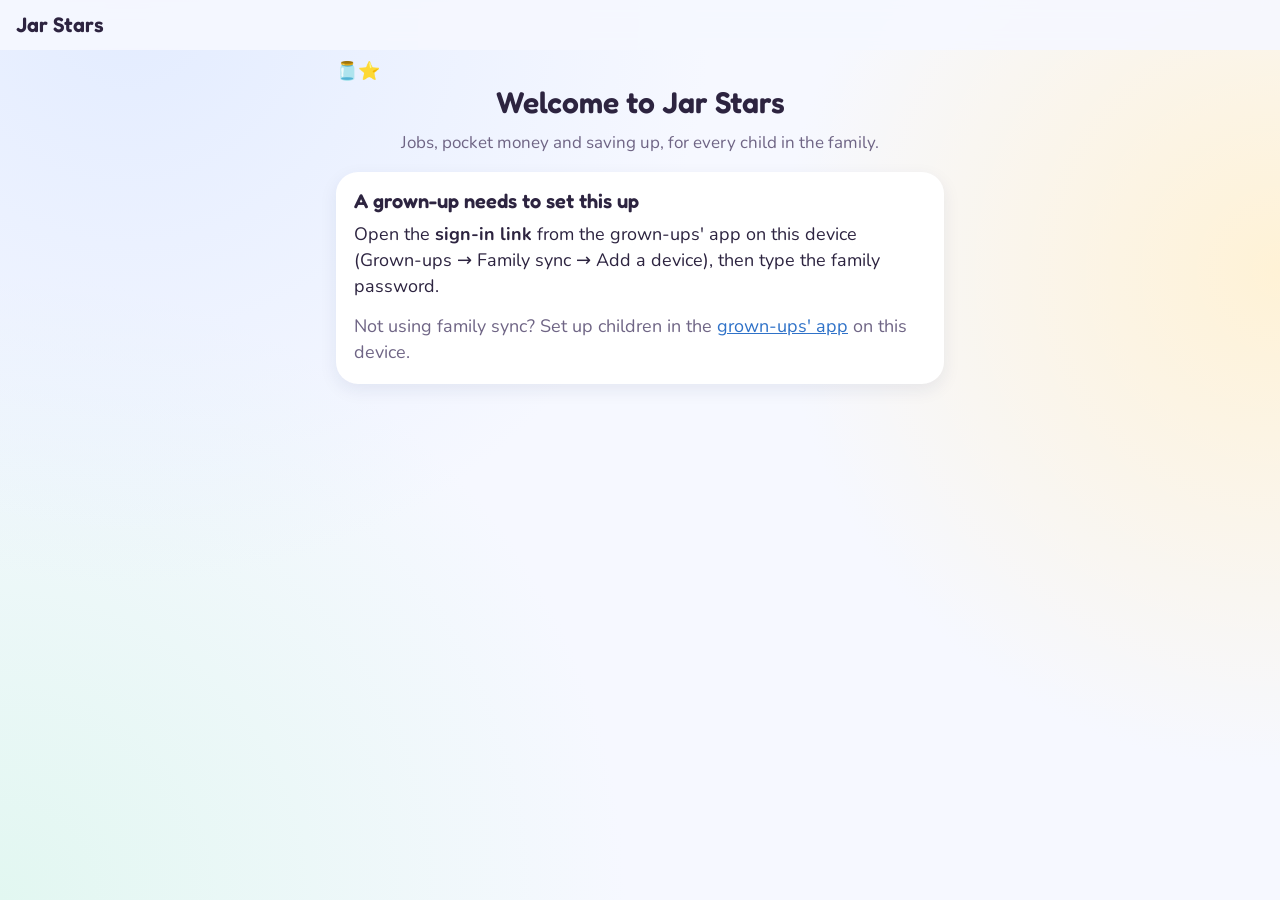
<file: index.html>
<!doctype html>
<html lang="en-GB">
<head>
  <meta charset="utf-8">
  <meta name="viewport" content="width=device-width, initial-scale=1, viewport-fit=cover">
  <title>Jar Stars</title>
  <meta name="description" content="Pocket money, jobs and savings for brothers and sisters, on one family tablet.">
  <meta name="theme-color" content="#f6f8ff">
  <link rel="manifest" href="manifest.webmanifest">
  <link rel="icon" href="icon.svg" type="image/svg+xml">
  <link rel="apple-touch-icon" href="icon.svg">
  <meta name="apple-mobile-web-app-capable" content="yes">
  <link rel="preconnect" href="https://fonts.googleapis.com">
  <link rel="preconnect" href="https://fonts.gstatic.com" crossorigin>
  <link href="https://fonts.googleapis.com/css2?family=Fredoka:wght@500;600&family=Nunito:wght@400;600;700;800&display=swap" rel="stylesheet">
  <link rel="stylesheet" href="style.css">
</head>
<body class="t-home">
  <header id="topbar">
    <button id="back" class="back" aria-label="Back" hidden>←</button>
    <div id="title" class="title"></div>
    <a id="starbox" class="stars" href="#/pet" aria-label="My stars and pet" hidden>⭐ <span id="starcount">0</span></a>
    <span id="sync" class="syncdot" hidden></span>
    <a id="who" class="whobtn" href="#/who" aria-label="Switch to someone else" hidden></a>
  </header>
  <main id="app"></main>
  <div id="toast" role="status" aria-live="polite"></div>
  <script>window.CLIENT = 'kids';</script>
  <script src="content.js"></script>
  <script src="sync.js"></script>
  <script src="app.js"></script>
</body>
</html>
</file>
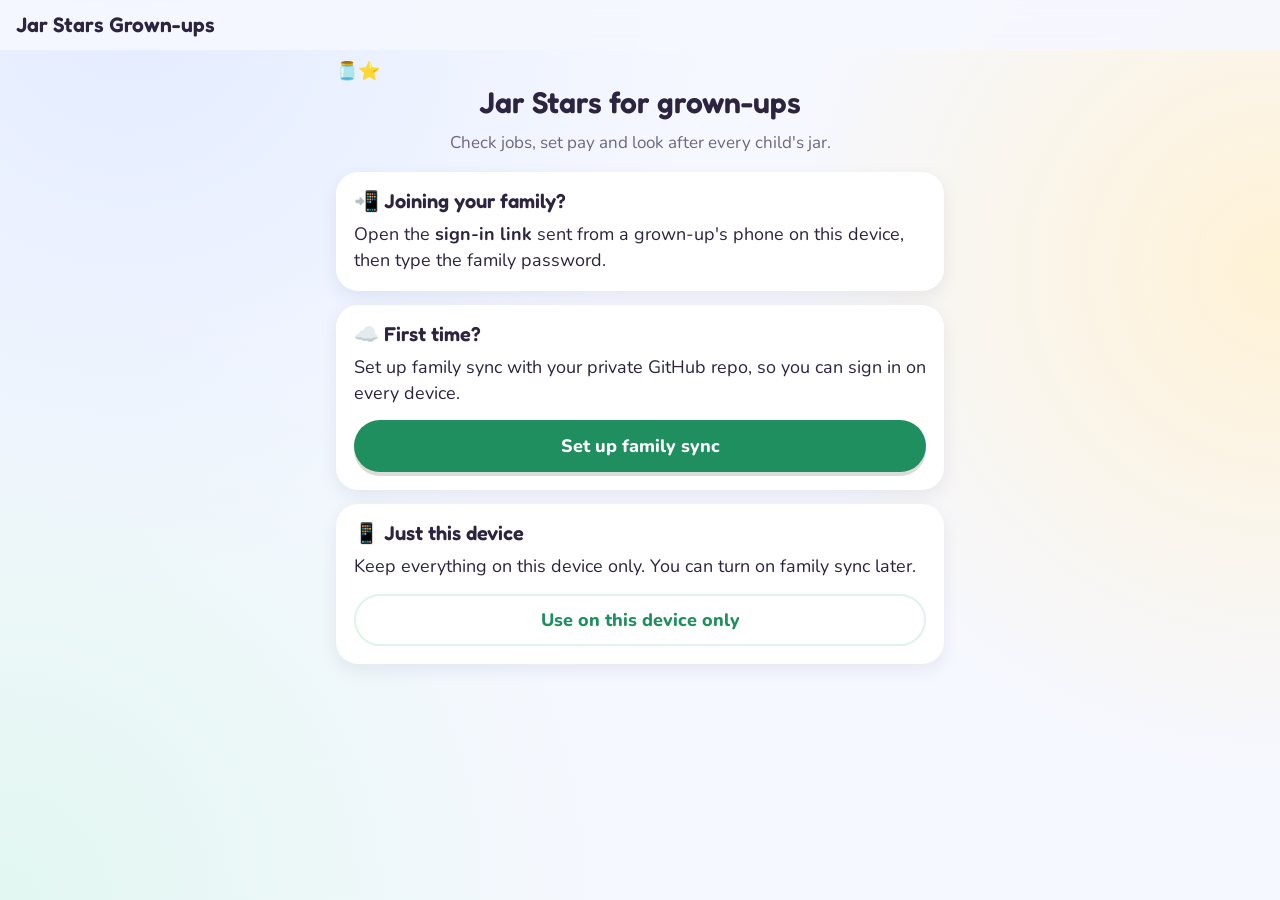
<file: grownups.html>
<!doctype html>
<html lang="en-GB">
<head>
  <meta charset="utf-8">
  <meta name="viewport" content="width=device-width, initial-scale=1, viewport-fit=cover">
  <title>Jar Stars Grown-ups</title>
  <meta name="description" content="Check jobs, set pay and look after every child's jar.">
  <meta name="theme-color" content="#f6f8ff">
  <link rel="manifest" href="grownups.webmanifest">
  <link rel="icon" href="icon.svg" type="image/svg+xml">
  <link rel="apple-touch-icon" href="icon.svg">
  <meta name="apple-mobile-web-app-capable" content="yes">
  <link rel="preconnect" href="https://fonts.googleapis.com">
  <link rel="preconnect" href="https://fonts.gstatic.com" crossorigin>
  <link href="https://fonts.googleapis.com/css2?family=Fredoka:wght@500;600&family=Nunito:wght@400;600;700;800&display=swap" rel="stylesheet">
  <link rel="stylesheet" href="style.css">
</head>
<body class="t-home">
  <header id="topbar">
    <button id="back" class="back" aria-label="Back" hidden>←</button>
    <div id="title" class="title"></div>
    <a id="starbox" class="stars" href="#/pet" aria-label="My stars and pet" hidden>⭐ <span id="starcount">0</span></a>
    <span id="sync" class="syncdot" hidden></span>
    <a id="who" class="whobtn" href="#/who" aria-label="Switch to someone else" hidden></a>
  </header>
  <main id="app"></main>
  <div id="toast" role="status" aria-live="polite"></div>
  <script>window.CLIENT = 'adults';</script>
  <script src="content.js"></script>
  <script src="sync.js"></script>
  <script src="app.js"></script>
</body>
</html>
</file>
<file: style.css>
:root{
  --bg:#f6f8ff; --ink:#2d2440; --muted:#6f6585; --card:#ffffff; --line:#e4e8f4;
  --brave:#f2614f; --brave-soft:#ffe6e1;
  --calm:#1f9e91; --calm-soft:#d9f4f0;
  --goals:#e09400; --goals-soft:#fff1cf;
  --friends:#7c4ddb; --friends-soft:#ede5ff;
  --accent:#7c4ddb; --accent-soft:#ede5ff;
  --good:#1f8f5f; --good-soft:#dcf5e8;
  --bad:#d6404a; --bad-soft:#ffe3e3;
  --ok:#b87400; --ok-soft:#fff1cf;
  --r:22px; --shadow:0 6px 18px rgba(30,40,90,.08);
  --kid:#2f72c8; --kid-soft:#e1edfb;
}
body.t-home{--accent:var(--kid);--accent-soft:var(--kid-soft)}
body.t-money{--accent:#1f8f5f;--accent-soft:#dcf5e8}
body.t-week{--accent:#2f72c8;--accent-soft:#e1edfb}
body.t-friends{--accent:var(--friends);--accent-soft:var(--friends-soft)}

*{box-sizing:border-box}
[hidden]{display:none!important}
html,body{margin:0}
body{
  font-family:'Nunito',system-ui,-apple-system,sans-serif; background:var(--bg); color:var(--ink);
  font-size:18px; line-height:1.45; -webkit-tap-highlight-color:transparent; min-height:100vh;
  background-image:
    radial-gradient(circle at 10% 0%, #e3ecff 0, transparent 40%),
    radial-gradient(circle at 100% 30%, #fff2d6 0, transparent 35%),
    radial-gradient(circle at 0% 100%, #e2f7f1 0, transparent 40%);
  background-attachment:fixed;
}
h1,h2,h3{font-family:'Fredoka','Nunito',sans-serif;font-weight:600;line-height:1.15;margin:0 0 .4em}
h1{font-size:30px} h2{font-size:24px} h3{font-size:20px}
p{margin:0 0 .8em}
a{color:var(--accent)}
.muted{color:var(--muted)}
.center{text-align:center}

#topbar{
  position:sticky; top:0; z-index:10; display:flex; align-items:center; gap:10px;
  padding:10px 16px; padding-top:calc(10px + env(safe-area-inset-top));
  background:rgba(246,248,255,.9); backdrop-filter:blur(8px); -webkit-backdrop-filter:blur(8px);
}
.back{width:46px;height:46px;border-radius:50%;border:0;background:#fff;font-size:24px;font-weight:800;color:var(--ink);box-shadow:var(--shadow);cursor:pointer;flex:none}
.title{flex:1;font-family:'Fredoka',sans-serif;font-size:21px;font-weight:600;white-space:nowrap;overflow:hidden;text-overflow:ellipsis}
.stars{background:#fff;border-radius:999px;padding:7px 14px;font-weight:800;box-shadow:var(--shadow);text-decoration:none;color:var(--ink);flex:none}
.stars.bump{animation:bump .5s}
@keyframes bump{50%{transform:scale(1.25)}}

main{max-width:640px;margin:0 auto;padding:8px 16px 56px}

.card{background:var(--card);border-radius:var(--r);padding:18px;box-shadow:var(--shadow);margin:0 0 14px}
.card.soft{background:var(--accent-soft);box-shadow:none}
.intro{font-size:17px;color:var(--muted);margin:2px 2px 16px}

.btn{
  display:inline-flex;align-items:center;justify-content:center;gap:8px;min-height:52px;padding:12px 22px;
  border-radius:999px;border:0;background:var(--accent);color:#fff;font:800 18px 'Nunito',sans-serif;
  cursor:pointer;text-decoration:none;box-shadow:0 4px 0 rgba(0,0,0,.14);
}
.btn:active{transform:translateY(2px);box-shadow:0 2px 0 rgba(0,0,0,.14)}
.btn.ghost{background:#fff;color:var(--accent);border:2px solid var(--accent-soft);box-shadow:none}
.btn.block{width:100%}
.btn[disabled]{opacity:.45;pointer-events:none}
.row{display:flex;gap:10px;flex-wrap:wrap}
.row > .btn{flex:1}
.stack > * + *{margin-top:12px}

/* Home */
.hello{display:flex;align-items:center;gap:14px;margin:6px 0 16px}
.hello p{margin:0;color:var(--muted)}
.avatar{width:64px;height:64px;border-radius:50%;background:var(--kid-soft);border:3px solid var(--kid);display:grid;place-items:center;font-size:38px;box-shadow:var(--shadow);flex:none}
.small-link{display:block;text-align:center;margin-top:24px;color:var(--muted);font-weight:700;font-size:16px}

/* Tool list */
.tool{display:flex;align-items:center;gap:14px;background:#fff;border-radius:20px;padding:14px 16px;margin-bottom:12px;text-decoration:none;color:inherit;box-shadow:var(--shadow)}
.tool .ic{width:56px;height:56px;border-radius:16px;background:var(--accent-soft);display:grid;place-items:center;font-size:30px;flex:none}
.tool b{display:block;font-size:18px}
.tool small{color:var(--muted);font-size:15px;display:block;line-height:1.3}
.tool .tick{margin-left:auto;font-size:20px}

/* Chips & options */
.chips{display:grid;grid-template-columns:repeat(3,1fr);gap:10px}
.chip{border:2px solid var(--line);background:#fff;border-radius:18px;padding:12px 6px;font:700 15px 'Nunito',sans-serif;color:var(--ink);display:flex;flex-direction:column;align-items:center;gap:4px;cursor:pointer;text-align:center;line-height:1.2}
.chip .e{font-size:30px}
.chip.on{border-color:var(--accent);background:var(--accent-soft)}
.option{display:block;width:100%;text-align:left;background:#fff;border:2px solid var(--line);border-radius:18px;padding:14px 16px;margin-bottom:10px;font:700 17px 'Nunito',sans-serif;color:var(--ink);cursor:pointer;min-height:56px}
.option.right{border-color:var(--good);background:var(--good-soft)}
.option.wrong{border-color:var(--bad);background:var(--bad-soft)}
.option.dim{opacity:.6}
.option .tag{display:block;font-size:14px;font-weight:800;margin-top:4px}
.feedback{border-radius:18px;padding:14px 16px;margin:12px 0}
.feedback.good{background:var(--good-soft)}
.feedback.ok{background:var(--ok-soft)}
.feedback.bad{background:var(--bad-soft)}
.pill{display:inline-block;background:var(--accent-soft);color:var(--accent);border-radius:999px;padding:4px 12px;font-weight:800;font-size:14px;margin-bottom:8px}
.examples{display:flex;flex-wrap:wrap;gap:8px;margin:10px 0}
.examples button{border:0;background:var(--accent-soft);color:var(--ink);border-radius:999px;padding:8px 12px;font:700 14px 'Nunito',sans-serif;cursor:pointer}

input,textarea,select{width:100%;font:600 18px 'Nunito',sans-serif;padding:14px;border-radius:16px;border:2px solid var(--line);background:#fff;color:var(--ink)}
textarea{min-height:90px;resize:vertical}
input:focus,textarea:focus,select:focus{outline:none;border-color:var(--accent)}
label.lbl{display:block;font-weight:800;margin:14px 0 6px}

.progress{height:12px;background:var(--line);border-radius:99px;overflow:hidden;margin:8px 0 16px}
.progress > i{display:block;height:100%;background:var(--accent);border-radius:99px;transition:width .4s}
.dots{display:flex;gap:6px;justify-content:center;margin:6px 0 14px}
.dots i{width:10px;height:10px;border-radius:50%;background:var(--line)}
.dots i.on{background:var(--accent)}

/* Tabs */
.tabs{display:flex;gap:8px;overflow-x:auto;padding-bottom:8px;margin-bottom:8px;scrollbar-width:none}
.tab{white-space:nowrap;border-radius:99px;border:2px solid var(--line);background:#fff;padding:8px 14px;font:700 15px 'Nunito',sans-serif;cursor:pointer;color:var(--ink)}
.tab.on{background:var(--accent);color:#fff;border-color:var(--accent)}
.phrase{display:flex;align-items:center;gap:10px;background:#fff;border-radius:16px;padding:12px 14px;margin-bottom:10px;box-shadow:var(--shadow);font-weight:700}
.phrase span{flex:1}
.speak{border:0;background:var(--accent-soft);width:44px;height:44px;border-radius:50%;font-size:20px;cursor:pointer;flex:none}

/* Lists */
.entry{display:flex;align-items:center;gap:12px;padding:10px 0;border-bottom:1px solid var(--line)}
.entry:last-child{border-bottom:0}
.entry .e{font-size:30px}
.entry small{display:block;color:var(--muted)}
.x{margin-left:auto;border:0;background:var(--good-soft);color:var(--good);border-radius:999px;padding:8px 12px;font:800 14px 'Nunito',sans-serif;cursor:pointer}

/* Grown-ups */
.gu h3{margin-top:6px}
.gu ul{padding-left:20px;margin:0 0 10px}
.gu li{margin-bottom:6px}
.gu .ref{font-size:14px;color:var(--muted)}

/* Toast & confetti */
#toast{position:fixed;left:50%;bottom:calc(24px + env(safe-area-inset-bottom));transform:translate(-50%,140%);background:var(--ink);color:#fff;padding:12px 20px;border-radius:999px;font-weight:800;transition:transform .3s,visibility .3s;visibility:hidden;z-index:40;max-width:90vw;text-align:center}
#toast.show{transform:translate(-50%,0);visibility:visible}
.confetti{position:fixed;top:-40px;font-size:28px;animation:fall 2.4s linear forwards;pointer-events:none;z-index:50}
@keyframes fall{to{transform:translateY(110vh) rotate(540deg)}}
.pop{animation:pop .35s ease-out}
@keyframes pop{0%{transform:scale(.9);opacity:0}100%{transform:scale(1);opacity:1}}

@media (min-width:700px){
  .chips{grid-template-columns:repeat(4,1fr)}
}

/* ---------- My Pet ---------- */
.petbanner{display:flex;align-items:center;gap:14px;background:linear-gradient(135deg,#fff,#fff6ea);border:2px solid #ffe2b8;border-radius:20px;padding:12px 16px;margin-bottom:16px;text-decoration:none;color:var(--ink);box-shadow:var(--shadow)}
.petbanner .pb-pet{font-size:44px;line-height:1;animation:bob2 2.4s ease-in-out infinite}
.petbanner b{display:block;font-size:18px}
.petbanner small{color:var(--muted);font-size:15px}
.petbanner .pb-go{margin-left:auto;font-size:24px;font-weight:800}
@keyframes bob2{50%{transform:translateY(-4px)}}
.chip small.price{font-size:13px;color:var(--muted);font-weight:800}

.bubble{position:relative;background:#fff;border-radius:20px;padding:12px 16px;font-weight:800;text-align:center;box-shadow:var(--shadow);margin:4px auto 16px;max-width:92%}
.bubble::after{content:"";position:absolute;left:50%;bottom:-10px;transform:translateX(-50%);border:10px solid transparent;border-top-color:#fff;border-bottom:0}

.room{position:relative;width:100%;max-width:100%;aspect-ratio:10/9;border-radius:28px;overflow:hidden;box-shadow:0 8px 22px rgba(60,30,90,.14);margin-bottom:14px;
  background:linear-gradient(var(--wall) 0 62%, rgba(0,0,0,.06) 62% 63%, var(--floor) 63% 100%)}
.room .it{position:absolute;transform:translate(-50%,-50%);font-size:clamp(28px,9vw,44px);line-height:1;user-select:none;border:0;background:none;padding:0;cursor:default}
.room .toy{cursor:pointer}
.room .toy.spin{animation:spin .7s}
@keyframes spin{50%{transform:translate(-50%,-80%) rotate(180deg)}100%{transform:translate(-50%,-50%) rotate(360deg)}}
.petwrap{position:absolute;left:50%;top:60%;transform:translate(-50%,-50%);border:0;background:none;padding:0;cursor:pointer;font-size:clamp(76px,25vw,112px);line-height:1;animation:bob 2.6s ease-in-out infinite}
.petwrap .pet{display:block}
.petwrap .acc{position:absolute;left:50%;transform:translateX(-50%);font-size:.42em;line-height:1}
.petwrap .acc.head{top:-.18em}
.petwrap .acc.face{top:.28em}
.petwrap .acc.neck{top:.7em}
.petwrap.jump{animation:jump .6s}
@keyframes bob{50%{transform:translate(-50%,-56%)}}
@keyframes jump{30%{transform:translate(-50%,-85%) rotate(-8deg)}60%{transform:translate(-50%,-50%) rotate(6deg)}100%{transform:translate(-50%,-50%)}}
.heart{position:absolute;top:50%;font-size:26px;pointer-events:none;animation:float 1.4s ease-out forwards}
@keyframes float{from{transform:translateY(0);opacity:1}to{transform:translateY(-120px);opacity:0}}
.eat{position:absolute;left:58%;top:62%;font-size:40px;pointer-events:none;animation:eat .9s ease-in forwards}
@keyframes eat{0%{transform:translate(0,-40px) scale(1.3)}70%{transform:translate(-10px,0) scale(.8)}100%{transform:translate(-14px,4px) scale(0);opacity:0}}
.homelabel{position:absolute;left:10px;bottom:10px;background:rgba(255,255,255,.85);border-radius:999px;padding:4px 10px;font-size:13px;font-weight:800}

.tray{display:flex;gap:10px;flex-wrap:wrap;justify-content:center;background:#fff;border-radius:20px;padding:10px;box-shadow:var(--shadow);margin-bottom:14px;min-height:64px;align-items:center}
.food{position:relative;border:0;background:var(--accent-soft);width:52px;height:52px;border-radius:16px;font-size:28px;cursor:pointer}
.food b{position:absolute;right:-6px;top:-6px;background:var(--accent);color:#fff;font-size:12px;border-radius:999px;min-width:22px;height:22px;display:grid;place-items:center;padding:0 5px}

.wallet{text-align:center;background:#fff;border-radius:999px;padding:10px 16px;margin-bottom:12px;box-shadow:var(--shadow)}
.shop{display:grid;grid-template-columns:1fr 1fr;gap:12px;margin-bottom:12px}
.shopitem{background:#fff;border-radius:20px;padding:14px 10px;display:flex;flex-direction:column;align-items:center;gap:4px;text-align:center;box-shadow:var(--shadow);min-width:0}
.shopitem .se{font-size:44px;line-height:1.1}
.shopitem small{color:var(--muted);font-size:13px;font-weight:700}
.buy{margin-top:auto;border:0;border-radius:999px;padding:9px 14px;font:800 15px 'Nunito',sans-serif;background:var(--accent);color:#fff;cursor:pointer;width:100%}
.buy[disabled]{opacity:.4;cursor:default}
.buy.use{background:var(--good)}
.buy.using{background:var(--accent-soft);color:var(--accent);opacity:1}
@media (prefers-reduced-motion: reduce){.petwrap,.petbanner .pb-pet{animation:none}}

/* ---------- My Week ---------- */
.weekbanner{background:linear-gradient(135deg,#fff,#eef5ff);border-color:#cfe1fa}
.weekstrip{display:grid;grid-template-columns:repeat(7,1fr);gap:6px;margin:4px 0 16px}
.wd{display:flex;flex-direction:column;align-items:center;gap:2px;border:2px solid var(--line);background:#fff;border-radius:16px;padding:8px 2px;font:700 12px 'Nunito',sans-serif;color:var(--muted);cursor:pointer;min-width:0}
.wd b{font-size:18px;color:var(--ink)}
.wd span{font-size:13px;min-height:18px;white-space:nowrap;overflow:hidden;max-width:100%}
.wd.on{border-color:var(--accent);background:var(--accent-soft);color:var(--ink)}
.club{display:flex;align-items:center;gap:14px;background:#fff;border-radius:18px;padding:12px 16px;margin-bottom:10px;box-shadow:var(--shadow)}
.club .ce{font-size:34px}
.club small{display:block;color:var(--muted);font-weight:700}
.grp{font-weight:800;margin:6px 0 6px;color:var(--accent)}
.grp:first-child{margin-top:0}
.check{display:flex;align-items:center;gap:12px;width:100%;text-align:left;border:0;border-bottom:1px solid var(--line);background:none;padding:10px 2px;font:700 17px 'Nunito',sans-serif;color:var(--ink);cursor:pointer;min-height:52px}
.check:last-of-type{border-bottom:0}
.check .box{width:30px;height:30px;border-radius:10px;border:2px solid #cdd9ea;display:grid;place-items:center;font-weight:900;color:#fff;flex:none;font-size:18px}
.check .ce{font-size:22px;flex:none}
.check .ct{flex:1;min-width:0}
.check.on .box{background:var(--good);border-color:var(--good)}
.check.on .ct{color:var(--muted);text-decoration:line-through}
.noschool{display:flex;align-items:center;gap:10px;font-weight:700;font-size:15px;color:var(--muted);margin:0 0 10px}
.noschool input{width:22px;height:22px;accent-color:var(--accent)}
.clubedit{border:2px solid var(--line);border-radius:18px;padding:12px;margin:10px 0}
.erow{display:flex;align-items:center;gap:10px;padding:8px 0;border-bottom:1px solid var(--line);font-weight:700}
.erow span{flex:1;min-width:0}
.del{border:0;background:var(--bad-soft);color:var(--bad);width:36px;height:36px;border-radius:50%;font-weight:900;cursor:pointer;flex:none}
.elist .row{margin-top:10px}
.elist .row input{flex:1;min-width:0}

.timepick select{flex:1;min-width:0}

.pickpics{display:grid;grid-template-columns:repeat(6,1fr);gap:6px}
.pickpics button{border:2px solid var(--line);background:#fff;border-radius:12px;font-size:24px;aspect-ratio:1;max-width:100%;padding:0;cursor:pointer}
.pickpics button.on{border-color:var(--accent);background:var(--accent-soft)}

.erow{align-items:flex-start}
.etext{flex:1;min-width:0;display:flex;flex-direction:column;gap:6px}
.daychips{display:flex;flex-wrap:wrap;gap:4px}
.dchip{border:2px solid var(--line);background:#fff;color:var(--muted);border-radius:999px;min-width:36px;height:30px;padding:0 6px;font:800 13px 'Nunito',sans-serif;cursor:pointer}
.dchip.on{background:var(--accent);border-color:var(--accent);color:#fff}
.warn{color:var(--bad);font-weight:700}

/* ---------- Pocket money ---------- */
.moneypill{display:flex;align-items:center;gap:10px;background:#fff;border:2px solid #cdeedd;border-radius:999px;padding:10px 16px;margin:0 0 14px;text-decoration:none;color:var(--ink);font-weight:800;box-shadow:var(--shadow)}
.moneypill span:first-child{flex:1}
.moneypill b{color:#1f8f5f;font-size:18px}
.moneycard{padding-block:22px}
.bigmoney{font-family:'Fredoka',sans-serif;font-size:52px;font-weight:600;color:#1f8f5f;line-height:1.1;margin:4px 0 8px;font-variant-numeric:tabular-nums}
.tagp{border-radius:999px;padding:6px 12px;font-weight:800;font-size:14px;white-space:nowrap;flex:none}
.tagp.wait{background:var(--ok-soft);color:var(--ok)}
.tagp.ok{background:var(--good-soft);color:var(--good)}
.tagp.no{background:var(--bad-soft);color:var(--bad)}
.entry b.pos{color:var(--good);font-variant-numeric:tabular-nums}
.entry b.neg{color:var(--bad);font-variant-numeric:tabular-nums}
.rv{display:flex;align-items:center;gap:12px;padding:9px 0;border-bottom:1px solid var(--line);font-weight:700;cursor:pointer}
.rv input{width:24px;height:24px;accent-color:var(--good);flex:none}
.rv span{flex:1;min-width:0}
.paysum{margin:12px 0;font-weight:700}
.payin{width:96px;flex:none}
.addgig{border:0;background:var(--accent);color:#fff;width:38px;height:38px;border-radius:50%;font-size:22px;font-weight:800;cursor:pointer;flex:none}

.moneybanner{background:linear-gradient(135deg,#fff,#effaf4);border-color:#cdeedd}
.split{display:grid;grid-template-columns:1fr 1fr;gap:10px;border-top:1px solid var(--line);padding-top:12px;margin-top:4px}
.split b,.stats b{display:block;font-size:20px;font-variant-numeric:tabular-nums}
.split small,.stats small{color:var(--muted);font-weight:700}
.stats{display:grid;grid-template-columns:repeat(3,1fr);gap:10px;margin-bottom:14px}
.stats > div{background:#fff;border-radius:18px;padding:12px 8px;text-align:center;box-shadow:var(--shadow);min-width:0}
.stats b{font-size:18px;color:#1f8f5f}
.gh{display:flex;align-items:center;gap:12px}
.gh .ge{font-size:38px;line-height:1}
.gh small{display:block;color:var(--muted);font-weight:700}
.goalc .progress{margin:12px 0}
.quick{display:flex;flex-wrap:wrap;gap:8px}
.qamt{border:2px solid var(--accent-soft);background:#fff;color:var(--accent);border-radius:999px;padding:8px 12px;font:800 15px 'Nunito',sans-serif;cursor:pointer}
.qamt[disabled]{opacity:.35;cursor:default}
.linkbtn{border:0;background:none;color:var(--muted);font:700 14px 'Nunito',sans-serif;text-decoration:underline;margin-top:10px;padding:4px 0;cursor:pointer}
.hearts{display:flex;align-items:center;gap:4px;margin:12px 0}
.hearts .muted{flex:1;font-size:15px;font-weight:700}
.hrt{border:0;background:none;font-size:24px;cursor:pointer;padding:2px}
.wishc .row .btn{font-size:16px;min-height:46px;padding:10px 14px}

/* ---------- Jar Stars: siblings ---------- */
.whobtn{width:46px;height:46px;border-radius:50%;display:grid;place-items:center;font-size:26px;text-decoration:none;background:var(--kid-soft);border:3px solid var(--kid);flex:none}
.kids{display:grid;grid-template-columns:1fr 1fr;gap:14px;margin-top:10px}
.kidtile{border:0;border-radius:28px;padding:20px 10px 16px;background:var(--cs);border:3px solid var(--c);display:flex;flex-direction:column;align-items:center;gap:8px;cursor:pointer;box-shadow:var(--shadow);min-height:160px;justify-content:center}
.kidtile:active{transform:scale(.97)}
.kt-av{font-size:62px;line-height:1}
.kt-name{font:600 22px 'Fredoka',sans-serif;color:var(--ink);word-break:break-word}
.famrow,.kidhead{display:flex;align-items:center;gap:14px;background:#fff;border-radius:20px;padding:12px 16px;margin-bottom:12px;text-decoration:none;color:var(--ink);box-shadow:var(--shadow);border-left:8px solid var(--c)}
.fr-av{width:52px;height:52px;border-radius:50%;background:var(--cs);display:grid;place-items:center;font-size:30px;flex:none}
.fr-main{flex:1;min-width:0}
.fr-main b,.kidhead b{display:block;font-size:19px}
.fr-main small,.kidhead small{color:var(--muted);font-weight:700;font-size:15px}
.fr-side{display:flex;flex-direction:column;align-items:flex-end;gap:4px;flex:none}
.fr-side b{color:#1f8f5f;font-size:18px;font-variant-numeric:tabular-nums}
.fr-side small{color:var(--muted);font-size:13px;font-weight:700}
.swatches{display:flex;flex-wrap:wrap;gap:10px}
.sw{width:52px;height:52px;border-radius:50%;border:4px solid #fff;background:var(--c);box-shadow:0 0 0 2px var(--line);cursor:pointer;display:grid;place-items:center;padding:0}
.sw small{color:#fff;font:800 11px 'Nunito',sans-serif}
.sw.on{box-shadow:0 0 0 3px var(--ink)}
.jar{font-size:44px;line-height:1;margin-bottom:4px}
.jicon{border:2px solid var(--line);background:#fff;width:46px;height:46px;border-radius:14px;font-size:24px;cursor:pointer;flex:none;padding:0;position:relative}
.jicon::after{content:"✎";position:absolute;right:-6px;bottom:-6px;background:var(--accent);color:#fff;font-size:11px;width:18px;height:18px;border-radius:50%;display:grid;place-items:center}
.jicon.on{border-color:var(--accent);background:var(--accent-soft)}
.iconpick{padding:10px 0 12px;border-bottom:1px solid var(--line)}
.iconpick .pickpics{grid-template-columns:repeat(8,1fr)}
@media (max-width:420px){.iconpick .pickpics{grid-template-columns:repeat(6,1fr)}}

/* Big furniture the pet can sit on */
.room{container-type:inline-size}
.room .seat{font-size:clamp(104px,34vw,158px);font-size:37cqw;cursor:pointer;z-index:1}
.room .seat.taken{filter:drop-shadow(0 0 6px rgba(255,255,255,.9))}
.petwrap{z-index:2}
.petwrap.sitting{font-size:clamp(62px,20vw,90px);font-size:22cqw}
.homelabel{z-index:3;bottom:auto;top:8px;left:8px}

/* Grown-up: taking money out */
.outkinds{display:grid;grid-template-columns:repeat(3,1fr);gap:8px}
.okind{border:2px solid var(--line);background:#fff;border-radius:16px;padding:10px 6px;font:700 14px 'Nunito',sans-serif;color:var(--ink);cursor:pointer;display:flex;flex-direction:column;align-items:center;gap:4px;min-height:72px}
.okind span{font-size:26px;line-height:1}
.okind.on{border-color:var(--accent);background:var(--accent-soft)}
.buyrow .payin{width:84px}
.entry .ldel{margin-left:8px}

/* Drawn furniture */
.room .art svg{display:block;width:100%;height:auto}
.room .art-window{width:40cqw}
.room .art-bookshelf{width:21cqw}
/* Moving furniture */
.room.moving .it{cursor:grab;touch-action:none;animation:wiggle 1.2s ease-in-out infinite;outline:2px dashed rgba(255,255,255,.9);outline-offset:4px;border-radius:10px}
.room.moving .it.dragging{cursor:grabbing;animation:none;z-index:5;transform:translate(-50%,-50%) scale(1.08);filter:drop-shadow(0 8px 10px rgba(0,0,0,.25))}
.room.moving .petwrap{pointer-events:none;opacity:.6}
@keyframes wiggle{0%,100%{rotate:-2deg}50%{rotate:2deg}}
@media (prefers-reduced-motion: reduce){.room.moving .it{animation:none}}
.seart svg{width:52px;height:52px}

.syncdot{font-size:20px;line-height:1;flex:none;cursor:default}
.qamt.on{background:var(--accent);color:#fff;border-color:var(--accent)}
#addcard,#outcard{scroll-margin-top:76px}
</file>
